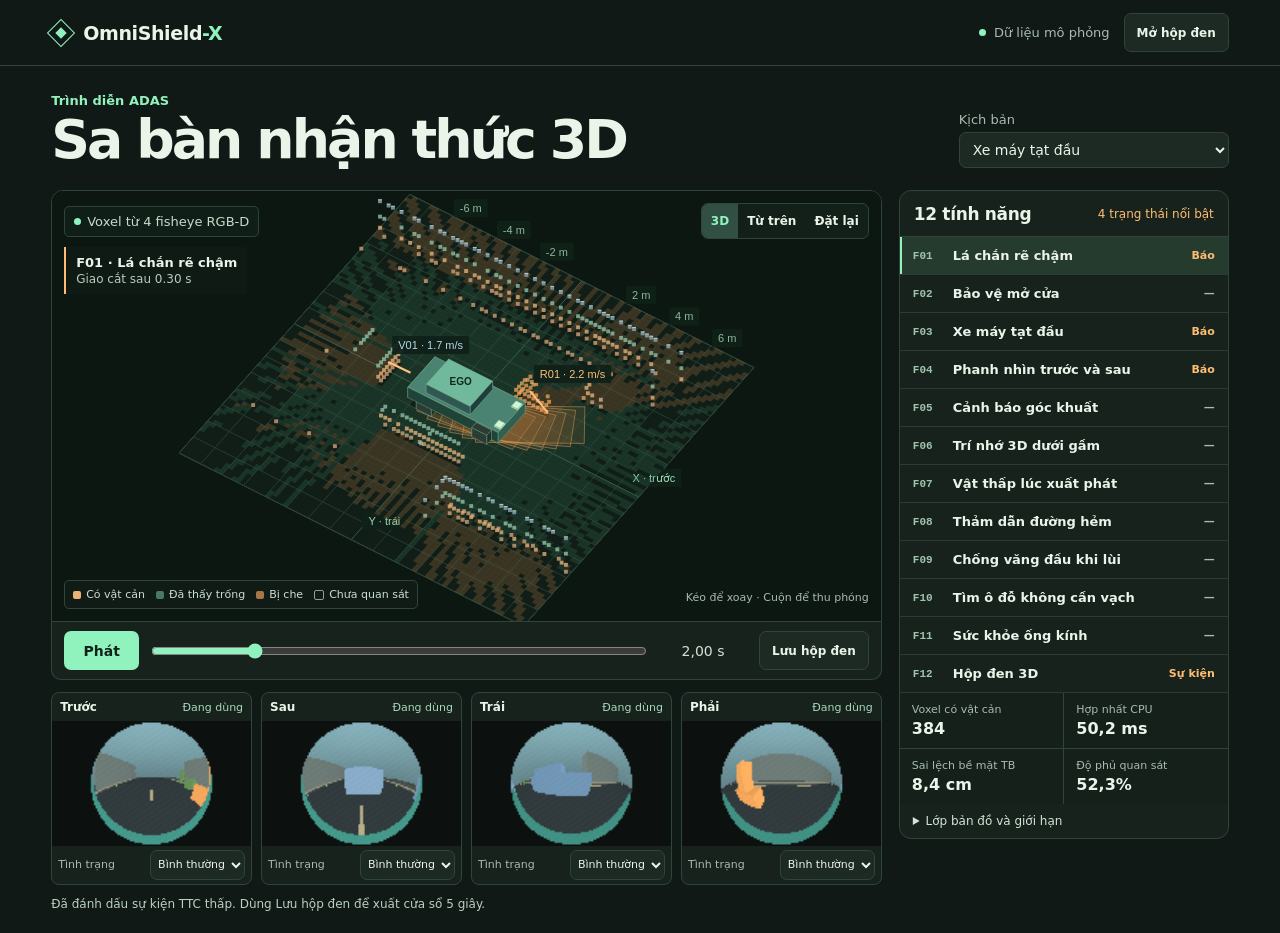
<file: mvp/index.html>
<!doctype html>
<html lang="vi">
<head>
  <meta charset="utf-8">
  <meta name="viewport" content="width=device-width, initial-scale=1">
  <meta name="theme-color" content="#111916">
  <title>OmniShield-X · Sa bàn ADAS</title>
  <link rel="stylesheet" href="styles.css">
  <script defer src="geometry.js"></script>
  <script defer src="replay.js"></script>
  <script defer src="visual.js"></script>
  <script defer src="app.js"></script>
</head>
<body>
  <header class="topbar">
    <a class="brand" href="index.html" aria-label="OmniShield-X"><span class="logo" aria-hidden="true"></span>OmniShield<span class="brand-x">-X</span></a>
    <div class="top-actions">
      <span class="source"><span class="dot"></span>Dữ liệu mô phỏng</span>
      <button type="button" id="openLog" class="quiet">Mở hộp đen</button>
      <input type="file" id="logFile" accept=".json,application/json" hidden>
    </div>
  </header>
  <main>
    <section class="intro" aria-labelledby="title">
      <div><p class="overline">Trình diễn ADAS</p><h1 id="title">Sa bàn nhận thức 3D</h1></div>
      <div class="scene-control">
        <label for="scene">Kịch bản</label>
        <select id="scene"></select>
      </div>
    </section>
    <div class="layout">
      <section class="workspace" aria-label="Không gian replay">
        <section class="viewport" aria-label="Bản đồ 3D">
          <canvas id="world" tabindex="0" aria-label="Sa bàn 3D. Dùng phím mũi tên để xoay hoặc nút 2D và 3D bên trên."></canvas>
          <div class="viewbar">
            <div class="view-title"><span class="dot"></span><span id="viewSource">Voxel từ 4 fisheye RGB-D</span></div>
            <div class="segmented" aria-label="Góc nhìn">
              <button id="view3d" type="button" aria-pressed="true">3D</button>
              <button id="view2d" type="button" aria-pressed="false">Từ trên</button>
              <button id="viewReset" type="button" title="Đặt lại góc nhìn">Đặt lại</button>
            </div>
          </div>
          <div id="overlay" class="view-overlay"><b id="overlayTitle"></b><span id="overlayText"></span></div>
          <div class="legend"><span class="swatch occupied">Có vật cản</span><span class="swatch free">Đã thấy trống</span><span class="swatch shadow">Bị che</span><span class="swatch unknown">Chưa quan sát</span></div>
          <div class="world-hint">Kéo để xoay · Cuộn để thu phóng</div>
        </section>
        <section class="transport" aria-label="Điều khiển replay">
          <button type="button" id="play" class="play">Phát</button>
          <label for="timeline" class="sr">Thời gian replay</label><input type="range" id="timeline" min="0" value="0">
          <output id="time" for="timeline">0,00 s</output>
          <button type="button" id="record" class="quiet">Lưu hộp đen</button>
        </section>
        <section class="cameras" id="cameras" aria-label="Bốn camera fisheye">
        </section>
      </section>
      <aside class="side">
        <div class="side-head"><h2>12 tính năng</h2><span id="alerts">0 cảnh báo</span></div>
        <div id="features" class="feature-list" aria-label="Chọn lớp tính năng"></div>
        <div class="metrics">
          <div><span>Voxel có vật cản</span><output id="voxels">–</output></div>
          <div><span>Hợp nhất CPU</span><output id="latency">–</output></div>
          <div><span>Sai lệch bề mặt TB</span><output id="accuracy">–</output></div>
          <div><span>Độ phủ quan sát</span><output id="coverage">–</output></div>
        </div>
        <details class="notes">
          <summary>Lớp bản đồ và giới hạn</summary>
          <div class="layer-controls">
            <label><input type="checkbox" id="layerFree" checked> Trống</label>
            <label><input type="checkbox" id="layerShadow" checked> Bị che</label>
            <label><input type="checkbox" id="layerTruth"> Khung tham chiếu</label>
          </div>
          <p>Bản đồ tái dựng từ độ sâu và nhãn pixel mô phỏng. Sai lệch đo từ tâm voxel đến bề mặt gần nhất của cảnh mô phỏng. Mức phanh chỉ dùng trong mô phỏng.</p>
        </details>
      </aside>
    </div>
    <p id="status" class="announcement" role="status"></p>
  </main>
  <template id="cameraTemplate"><article class="camera-card"><div class="cam-head"><b></b><span class="cam-status"></span></div><canvas aria-label="Ảnh camera mô phỏng"></canvas><label>Tình trạng <select aria-label="Tình trạng camera"><option value="ok">Bình thường</option><option value="mud">Bùn che</option><option value="glare">Lóa đèn</option><option value="offline">Mất tín hiệu</option></select></label></article></template>
</body>
</html>
</file>
<file: mvp/styles.css>
:root{color-scheme:dark;--base:#111916;--ink:#ebf4e9;--muted:#a8bbaf;--panel:#17221d;--line:#30453a;--mint:#90f3be;--amber:#ffbd72;--deep:#0b1411;--fault:#ffae94;font-family:"Instrument Sans","Segoe UI",system-ui,sans-serif}
*{box-sizing:border-box}
body{margin:0;background:var(--base);color:var(--ink);font-size:14px}
button,select,input{font:inherit}button,select{color:var(--ink);background:#1c2a23;border:1px solid var(--line);border-radius:7px}
button{cursor:pointer;min-height:39px;padding:7px 12px;font-weight:650}
button:hover,select:hover{border-color:#6b927b;background:#253a2e}
button:focus-visible,select:focus-visible,input:focus-visible,canvas:focus-visible,summary:focus-visible,a:focus-visible{outline:2px solid var(--mint);outline-offset:3px}
[hidden]{display:none!important}
.topbar{min-height:66px;border-bottom:1px solid var(--line);display:flex;align-items:center;justify-content:space-between;padding:10px clamp(16px,4vw,57px);gap:14px}
.brand{display:flex;align-items:center;color:var(--ink);font-weight:750;font-size:19px;text-decoration:none;white-space:nowrap;letter-spacing:-.02em}
.brand-x{color:var(--mint)}.logo{width:20px;height:20px;margin-right:12px;border:1px solid var(--mint);transform:rotate(45deg);display:grid;place-items:center}.logo::after{content:"";width:8px;height:8px;background:var(--mint)}
.top-actions{display:flex;align-items:center;gap:14px}.source{display:flex;align-items:center;gap:8px;color:var(--muted);white-space:nowrap;font-size:13px}
.dot{display:inline-block;width:7px;height:7px;border-radius:50%;background:var(--mint)}
main{padding:27px clamp(16px,4vw,57px) 20px;margin:auto;max-width:1740px}
.intro{display:flex;justify-content:space-between;align-items:end;gap:20px;margin-bottom:22px}
.overline{font-size:13px;color:var(--mint);margin:0 0 4px;font-weight:650}
h1{font-size:clamp(30px,4.2vw,56px);line-height:1.05;letter-spacing:-.054em;margin:0;font-weight:740}
.scene-control{display:grid;gap:5px;min-width:min(270px,42vw)}.scene-control label{color:var(--muted);font-size:13px}
select{min-height:36px;padding:5px 9px;cursor:pointer}
.layout{display:grid;gap:17px;grid-template-columns:minmax(0,1fr) minmax(280px,330px);align-items:start}
.viewport{height:clamp(420px,48vh,670px);position:relative;background:var(--deep);border:1px solid var(--line);border-radius:12px 12px 0 0;overflow:hidden}
#world{width:100%;height:100%;display:block;touch-action:none;cursor:grab}#world:active{cursor:grabbing}
.viewbar{position:absolute;inset:12px 12px auto;display:flex;justify-content:space-between;align-items:center;gap:10px;pointer-events:none}
.view-title{color:#c7dbcb;font-size:13px;background:#101f18e8;border:1px solid #2d4437;border-radius:5px;padding:7px 9px;display:flex;align-items:center;gap:6px}
.segmented{display:flex;border:1px solid var(--line);background:#132019;border-radius:7px;overflow:hidden;pointer-events:auto;flex-shrink:0}
.segmented button{border:0;border-radius:0;background:transparent;min-height:34px;padding:4px 9px;font-size:12px}.segmented button[aria-pressed=true]{background:#315043;color:var(--mint)}
.view-overlay{position:absolute;left:12px;top:56px;display:grid;gap:2px;max-width:min(310px,65%);padding:8px 10px;border-left:2px solid var(--mint);background:#101b16dd;pointer-events:none;font-size:13px}
.view-overlay.alert{border-color:var(--amber)}.view-overlay span{color:#b6cbbb;font-size:12px}
.legend{position:absolute;left:12px;bottom:12px;display:flex;flex-wrap:wrap;gap:6px 11px;padding:7px 8px;background:#111c17e8;border:1px solid var(--line);border-radius:5px;color:#cbded0;font-size:11px;pointer-events:none}
.swatch{display:flex;align-items:center;gap:5px}.swatch::before{content:"";width:8px;height:8px;border-radius:2px;background:#eab274}
.swatch.free::before{background:#457964}.swatch.shadow::before{background:#a87548}.swatch.unknown::before{border:1px solid #8da092;background:transparent}
.world-hint{position:absolute;bottom:17px;right:12px;color:var(--muted);font-size:11px;pointer-events:none}
.transport{display:grid;grid-template-columns:auto minmax(50px,1fr) auto auto;align-items:center;padding:9px 12px;gap:12px;background:var(--panel);border:1px solid var(--line);border-top:0;border-radius:0 0 10px 10px}
.play{background:var(--mint);color:#112218;border-color:transparent;min-width:75px}.play:hover{background:#b6fbd4}
.transport output{color:#cfe1d2;font-variant-numeric:tabular-nums;min-width:88px;text-align:center}
input[type=range]{width:100%;margin:0;accent-color:var(--mint)}
.quiet{white-space:nowrap;font-size:12px}
.cameras{display:grid;grid-template-columns:repeat(4,minmax(0,1fr));gap:9px;margin-top:12px}
.camera-card{background:var(--panel);border:1px solid var(--line);border-radius:8px;overflow:hidden;min-width:0}
.cam-head{padding:7px 8px;display:flex;justify-content:space-between;align-items:center;gap:5px;font-size:12px}.cam-status{color:#a7dabc;font-size:11px}.camera-card.bad .cam-status{color:var(--fault)}
.camera-card canvas{display:block;width:100%;aspect-ratio:1.6;background:var(--deep)}
.camera-card label{display:flex;justify-content:space-between;align-items:center;gap:4px;padding:4px 6px;font-size:11px;color:var(--muted)}
.camera-card select{font-size:11px;min-width:0;padding:3px;min-height:30px}
.side{background:var(--panel);border:1px solid var(--line);border-radius:12px;overflow:hidden}
.side-head{display:flex;justify-content:space-between;align-items:center;gap:6px;padding:13px 14px 12px;border-bottom:1px solid var(--line)}
h2{font-size:17px;letter-spacing:-.02em;margin:0}#alerts{color:var(--amber);font-size:12px;white-space:nowrap}
.feature-list{display:grid}.feature{display:grid;grid-template-columns:34px 1fr auto;align-items:center;gap:6px;text-align:left;min-height:38px;font-size:13px;border:0;border-bottom:1px solid #2a3d32;border-radius:0;padding:6px 13px;background:transparent}
.feature[aria-pressed=true]{background:#243b2e;box-shadow:inset 2px 0 var(--mint)}.feature-code{color:#a1c4ae;font:600 11px ui-monospace,monospace}.feature-state{font-size:11px;color:var(--muted)}.feature.active .feature-state{color:var(--amber)}
.metrics{display:grid;grid-template-columns:1fr 1fr;gap:1px;background:var(--line)}
.metrics div{background:#142019;padding:10px 12px;display:grid;gap:3px}.metrics span{font-size:11px;color:var(--muted)}.metrics output{font-size:16px;font-weight:680;font-variant-numeric:tabular-nums}
.notes{padding:10px 13px;color:var(--muted);font-size:12px}.notes summary{cursor:pointer;color:#d1e4d5}.notes p{margin:8px 0 0;line-height:1.5}.layer-controls{display:flex;flex-wrap:wrap;gap:5px 9px;margin-top:9px}.layer-controls input{accent-color:var(--mint)}
.announcement{font-size:12px;min-height:16px;color:#bad0c0;margin:12px 0 0}.sr{position:absolute;width:1px;height:1px;clip-path:inset(50%);overflow:hidden}
@media(max-width:1050px){.layout{grid-template-columns:minmax(0,1fr) 255px;gap:12px}.world-hint{display:none}.camera-card label{display:grid}}
@media(max-width:800px){.layout{grid-template-columns:1fr}.viewport{height:420px}.feature-list{grid-template-columns:1fr 1fr}.camera-card label{display:flex}}
@media(max-width:510px){.topbar{flex-wrap:wrap;min-height:56px;gap:7px;padding-block:8px}.top-actions{gap:8px}.source{font-size:11px}.intro{align-items:start;flex-direction:column;gap:10px}.scene-control{width:100%}.view-title{font-size:11px}.viewport{height:370px}.transport{grid-template-columns:auto 1fr auto;gap:7px}.transport #record{grid-column:span 3}.transport output{min-width:65px}.cameras{grid-template-columns:1fr 1fr}.feature-list{grid-template-columns:1fr}.feature{min-height:44px}.legend{right:8px}.top-actions button{min-height:35px}}
</file>
